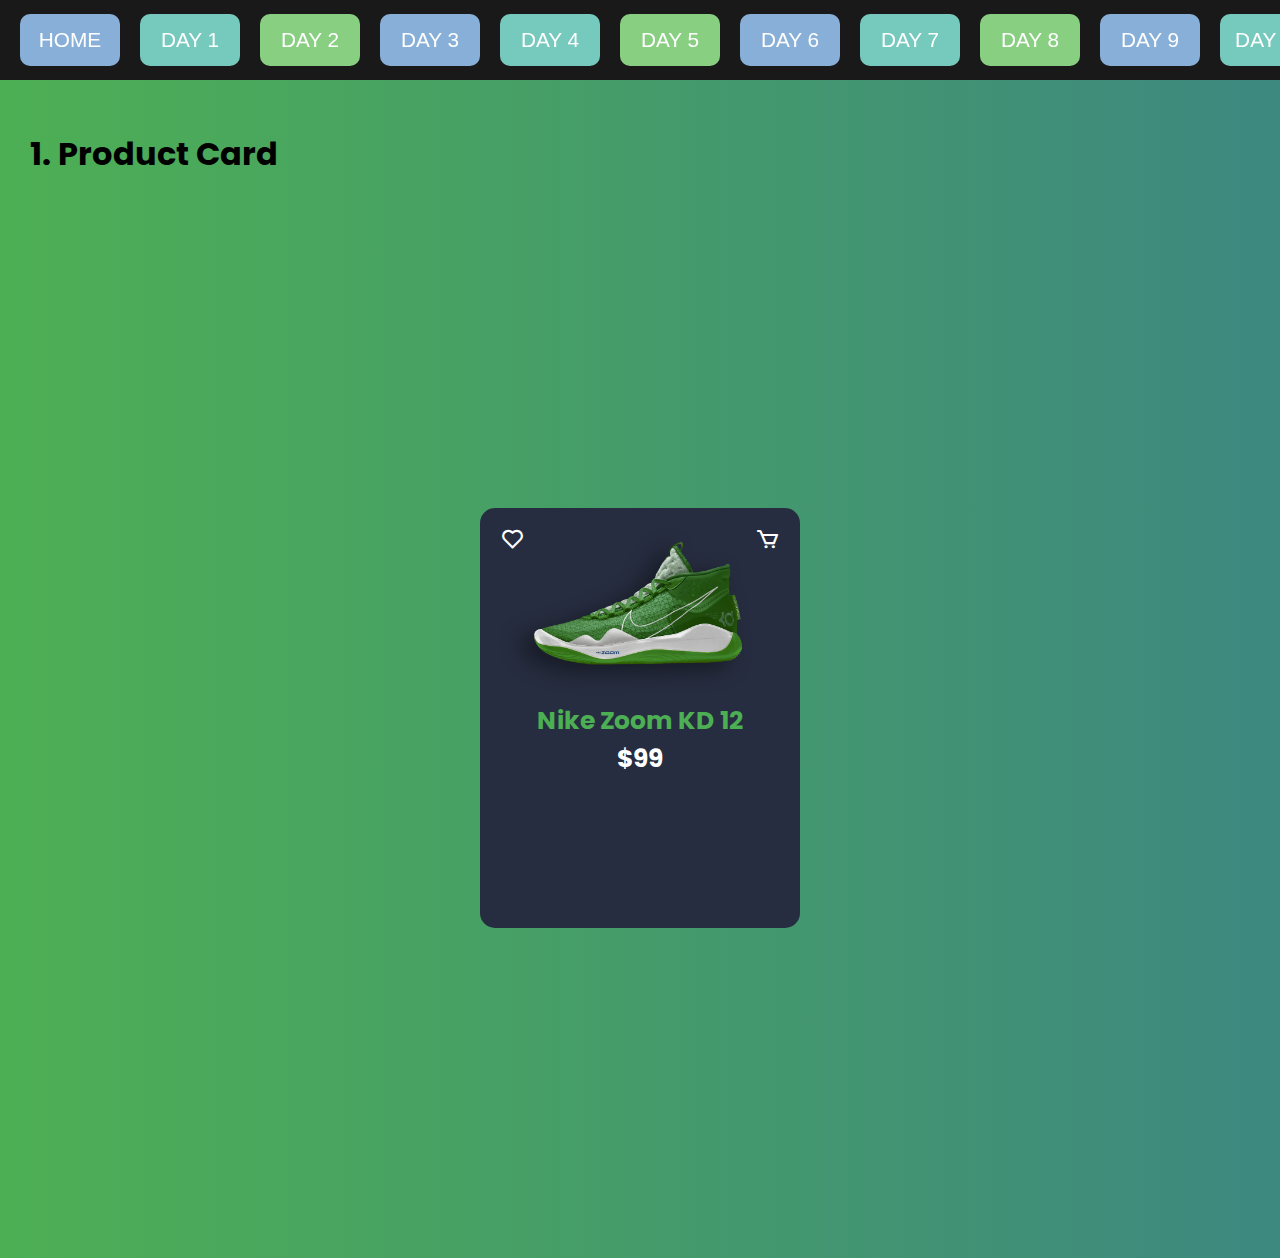
<file: Product Card/index.html>
<!DOCTYPE html>
<html lang="en">
<head>
    <meta charset="UTF-8">
    <meta http-equiv="X-UA-Compatible" content="IE=edge">
    <meta name="viewport" content="width=device-width, initial-scale=1.0">
    <title>Day 1</title>
    <link href='https://unpkg.com/boxicons@2.1.4/css/boxicons.min.css' rel='stylesheet'>
    <link rel="stylesheet" href="../base.css">
    <link rel="stylesheet" href="style.css">
</head>
<body>
    <nav class="day">
        <ul class="day__list">
            <li class="day__item"><a href="../home.html" class="day__link">HOME</a></li>
            <li class="day__item"><a href="#" class="day__link">DAY 1</a></li>
            <li class="day__item"><a href="" class="day__link">DAY 2</a></li>
            <li class="day__item"><a href="" class="day__link">DAY 3</a></li>
            <li class="day__item"><a href="" class="day__link">DAY 4</a></li>
            <li class="day__item"><a href="" class="day__link">DAY 5</a></li>
            <li class="day__item"><a href="" class="day__link">DAY 6</a></li>
            <li class="day__item"><a href="" class="day__link">DAY 7</a></li>
            <li class="day__item"><a href="" class="day__link">DAY 8</a></li>
            <li class="day__item"><a href="" class="day__link">DAY 9</a></li>
            <li class="day__item"><a href="" class="day__link">DAY 10</a></li>
            <li class="day__item"><a href="" class="day__link">DAY 11</a></li>
            <li class="day__item"><a href="" class="day__link">DAY 12</a></li>
            <li class="day__item"><a href="" class="day__link">DAY 13</a></li>
            <li class="day__item"><a href="" class="day__link">DAY 14</a></li>
            <li class="day__item"><a href="" class="day__link">DAY 15</a></li>
            <li class="day__item"><a href="" class="day__link">DAY 16</a></li>
            <li class="day__item"><a href="" class="day__link">DAY 17</a></li>
            <li class="day__item"><a href="" class="day__link">DAY 18</a></li>
            <li class="day__item"><a href="" class="day__link">DAY 19</a></li>
            <li class="day__item"><a href="" class="day__link">DAY 20</a></li>
            <li class="day__item"><a href="" class="day__link">DAY 21</a></li>
            <li class="day__item"><a href="" class="day__link">DAY 22</a></li>
            <li class="day__item"><a href="" class="day__link">DAY 23</a></li>
            <li class="day__item"><a href="" class="day__link">DAY 24</a></li>
            <li class="day__item"><a href="" class="day__link">DAY 25</a></li>
            <li class="day__item"><a href="" class="day__link">DAY 26</a></li>
            <li class="day__item"><a href="" class="day__link">DAY 27</a></li>
            <li class="day__item"><a href="" class="day__link">DAY 28</a></li>
            <li class="day__item"><a href="" class="day__link">DAY 29</a></li>
            <li class="day__item"><a href="" class="day__link">DAY 30</a></li>
        </ul>

    </nav>
    <div class="project">
        <h1 class="project__title">1. Product Card</h1>
        <div class="project__wrap">
            <div class="card">
                <div class="card__heart">
                    <i class='bx bx-heart'></i>
                </div>
                <div class="card__cart">
                    <i class='bx bx-cart'></i>
                </div>
                <div class="card__img">
                    <img src="Nike Zoom KD 12.png" alt="">
                </div>
                <div class="card__title">
                    Nike Zoom KD 12
                </div>
                <div class="card__price">
                    $99
                </div>
                <div class="card__size">
                    <h3>Size:</h3>
                    <span class="card__size-number">6</span>
                    <span class="card__size-number">7</span>
                    <span class="card__size-number">8</span>
                    <span class="card__size-number">9</span>
                </div>
                <div class="card__color">
                    <h3>Color:</h3>
                    <span class="card__color-item card__color--green"></span>
                    <span class="card__color-item card__color--red"></span>
                    <span class="card__color-item card__color--black"></span>
                </div>
                <div class="card__action">
                    <button>Buy Now</button>
                    <button>Add cart</button>
                </div>
            </div>
        </div>

    </div>

</body>
</html>
</file>
<file: base.css>
:root{
    --day-list-height: 80px;
}
* {
    margin: 0;
    padding: 0;
    box-sizing: border-box;
}

.app{

}
.day{
    position: fixed;
    top: 0;
    left: 0;
    right: 0;
    z-index: 10;
}
.day__list{
    display: flex;
    list-style: none;
    overflow-x: auto;
    align-items: center;
    height: var(--day-list-height);
    background-color: rgba(0,0,0,0.9);
}
.day__list::-webkit-scrollbar{
    display: none;
}

.day__item{
    flex-shrink: 0;/*k cho co chữ lại*/
    margin-left: 20px;

}
.day__link{
    text-decoration: none;
    color: white;
    font-size: 1.3rem;
    text-align: center;
    font-weight: bold;
    display: block;
    width: 100px;
    line-height: 2rem;
    padding: 10px 0;
    border-radius: 10px;
    font-family: Arial, Helvetica, sans-serif;
    font-weight: 500;
}
.day__item:nth-of-type(3n+1) .day__link{
    background-color: #87AFD8;;
}
.day__item:nth-of-type(3n+2) .day__link{
    background-color: #76C9BD;
}
.day__item:nth-of-type(3n+3) .day__link{
    background-color: #88CF81;
}
.day__item:nth-of-type(3n+1) .day__link:hover{
    background-color: #4a93db;
    border: 2px solid white;
    transform: scale(1.1);
}
.day__item:nth-of-type(3n+2) .day__link:hover{
    background-color: #33ab99;
    border: 2px solid white;
    transform: scale(1.1);

}
.day__item:nth-of-type(3n+3) .day__link:hover{
    background-color: #5fd554;
    border: 2px solid white;
    transform: scale(1.1);

}
.project{
    position: absolute;
    top: var(--day-list-height);
    width: 100%;
}
.project__title{
    margin: 50px 0 0 30px ;
}
</file>
<file: Product Card/style.css>
@import url('https://fonts.googleapis.com/css2?family=Poppins:ital,wght@0,100;0,200;0,300;0,400;0,500;0,600;0,700;0,800;0,900;1,100;1,200;1,300;1,400;1,500;1,600;1,700;1,800;1,900&display=swap'); 
:root{
    --primary-color: #4daf54;
}

.project{
    background: linear-gradient(to right, #4daf54, #3d8880);
    font-family: "Poppins";

}
.project__wrap{
    height: 120vh;
    display: flex;
    align-items: center;
    justify-content: center;
}
.card{
    width: 320px;
    height: 420px;
    background-color: #272d40;
    border-radius: 15px;
    padding: 20px;
    color: white;
    position: relative;
}
.card__cart,
.card__heart{
    font-size: 25px;
    position: absolute;
    left: 20px;
    top: 15px;
    cursor: pointer;
    z-index: 1;
}
.card__cart{
    left: unset;
    right: 20px;
}
.card__img{
    width: 90%;
    transition: 0.5s;
}
.card__img img{
    width: 100%;
    height: 100%;
    object-fit: cover;
}
.card__title{
    color: var(--primary-color);
}
.card__title,
.card__price{
    text-align: center;
    font-size: 25px;
    font-weight: bold;
    transition: 0.5s;
}

h3{
    display: inline-block;
    margin-right: 10px;
}
.card__color,
.card__size{
    display: flex;
    align-items: center;
    margin-bottom: 10px;
}
.card__size-number{
    padding: 1px 10px;
    background-color: #dadada;
    color: #000;
    border-radius: 5px;
    margin: 0 5px;
    cursor: pointer;
}

.card__color-item{
    display: inline-block;
    width: 15px;
    height: 15px;
    border-radius: 50%;
    margin: 0 5px;
    cursor: pointer;
}
.card__color--green{
    background: green;
}
.card__color--red{
    background-color: red;
}
.card__color--black{
    background-color: #000;
}

.card__action button{
    background-color: var(--primary-color);
    border: none;
    outline: none;
    color: #fff;
    padding: 10px 20px;
    border-radius: 5px;
    font-weight: 600;
    margin:10px 10px 0 0;
    transition: 0.25s;
    cursor: pointer;
    font-family: "Poppins";

}
.card__size-number:hover, 
.card__color-item:hover,
.card__action button:hover{
    transform: scale(0.9);
        /* nút nhỏ đi */
}

/* hiệu ứng: 
    title price từ phần giữa chuyển động sang trái 
    size color actin chuyển động từ dưới lên 
*/
.card:hover .card__img {
    transform: translateY(-90px) rotate(-20deg);
}
.card:hover .card__title{
    transform: translate(-38px,-72px);
}
.card:hover .card__price{
    transform: translate(-116px,-72px);
}
.card__size{
    margin-top: 150px;
}
.card__size, .card__color, .card__action{
    visibility: hidden;
    opacity: 0;
    transition: 0.5s;
    transition-delay: 0.4s;
}
.card:hover .card__size,
.card:hover .card__color,
.card:hover .card__action {
    visibility: visible;
    opacity: 1;
}
.card:hover .card__size{
    margin-top: -10px;
}
</file>
